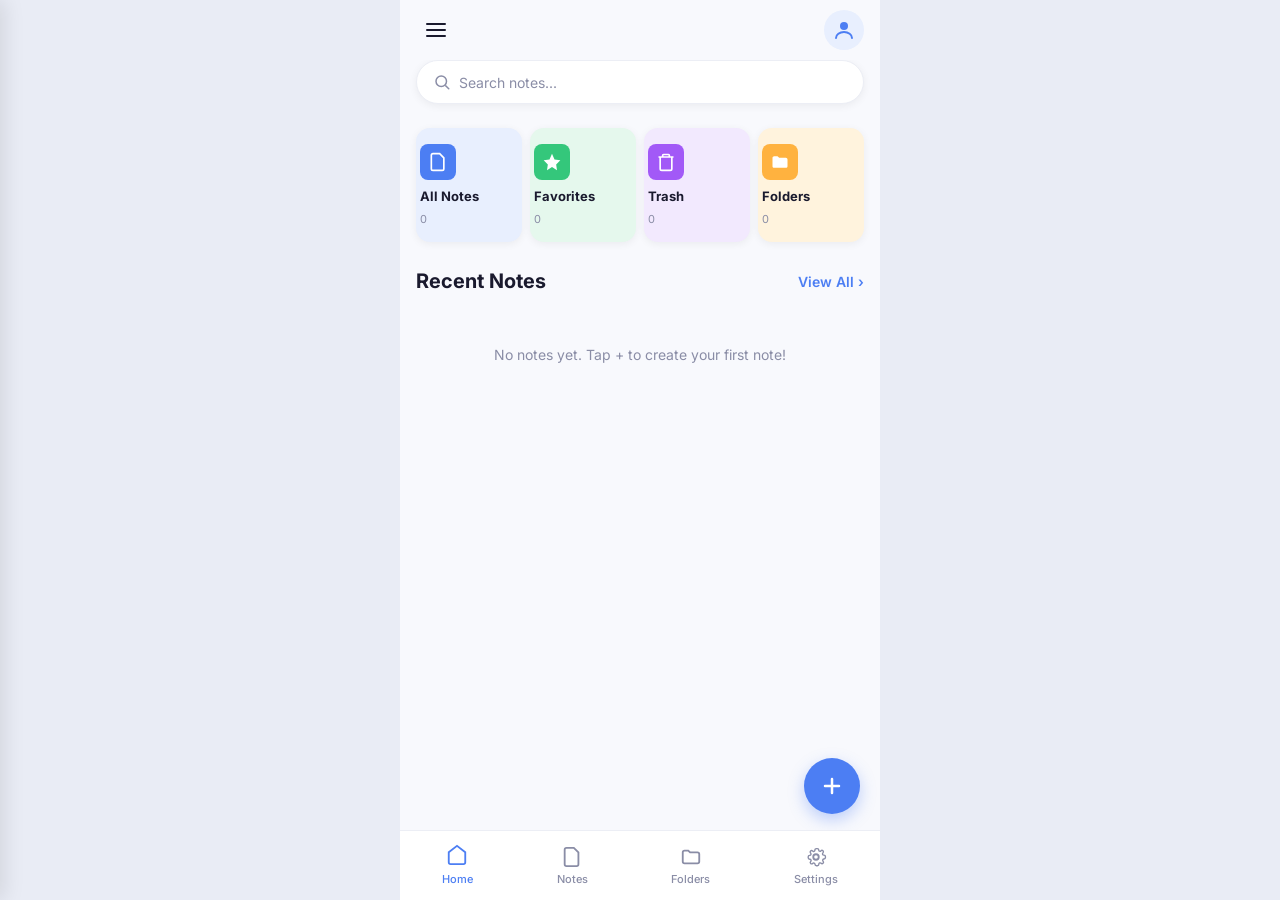
<file: index.html>
<!DOCTYPE html>
<html lang="en">
<head>
  <meta charset="UTF-8">
  <meta name="viewport" content="width=device-width, initial-scale=1.0, viewport-fit=cover">
  <title>Note App</title>

  <!-- PWA -->
  <link rel="manifest" href="manifest.json">
  <meta name="theme-color" content="#4C7EF3">
  <link rel="apple-touch-icon" sizes="180x180" href="assets/icons/apple-touch-icon.png">

  <meta name="mobile-web-app-capable" content="yes">
  <meta name="apple-mobile-web-app-capable" content="yes">
  <meta name="apple-mobile-web-app-status-bar-style" content="default">
  <meta name="apple-mobile-web-app-title" content="Note App">

  <!-- Styles -->
  <link rel="stylesheet" href="css/main.css">
  <script>
  if (localStorage.getItem('noteapp_theme') === 'dark') {
    document.documentElement.classList.add('dark-mode-preload');
  }
</script>

  <!-- Google Font -->
  <link rel="preconnect" href="https://fonts.googleapis.com">
  <link href="https://fonts.googleapis.com/css2?family=Inter:wght@400;600;700&display=swap" rel="stylesheet">
</head>
<body>

  <div class="app-container">

    <!-- ===== HEADER ===== -->
    <header class="app-header">
     <button class="icon-btn menu-btn" id="menuBtn" aria-label="Menu">
  <svg width="24" height="24" viewBox="0 0 24 24" fill="none">
    <path d="M3 6H21M3 12H21M3 18H21" stroke="currentColor" stroke-width="2" stroke-linecap="round"/>
  </svg>
</button>

      <button class="avatar-btn" id="avatarBtn" aria-label="Profile">
        <svg width="24" height="24" viewBox="0 0 24 24" fill="none">
          <circle cx="12" cy="8" r="4" fill="#4C7EF3"/>
          <path d="M4 20C4 16.6863 7.58172 14 12 14C16.4183 14 20 16.6863 20 20" stroke="#4C7EF3" stroke-width="2" stroke-linecap="round"/>
        </svg>
      </button>
    </header>

    <!-- ===== SIDE MENU DRAWER ===== -->
    <div class="drawer-overlay" id="drawerOverlay"></div>
    <aside class="side-drawer" id="sideDrawer">
      <div class="drawer-header">
        <div class="avatar-btn" style="width:48px;height:48px;">
          <svg width="28" height="28" viewBox="0 0 24 24" fill="none">
            <circle cx="12" cy="8" r="4" fill="#4C7EF3"/>
            <path d="M4 20C4 16.6863 7.58172 14 12 14C16.4183 14 20 16.6863 20 20" stroke="#4C7EF3" stroke-width="2" stroke-linecap="round"/>
          </svg>
        </div>
        <h3>NOTE</h3>
       
      </div>

      <nav class="drawer-nav">
        <button class="drawer-item active" data-page="home">🏠 Home</button>
        <button class="drawer-item" data-page="notes" data-filter="all">📝 All Notes</button>
        <button class="drawer-item" data-page="notes" data-filter="favorites">⭐ Favorites</button>
        <button class="drawer-item" data-page="notes" data-filter="trash">🗑️ Trash</button>
        <button class="drawer-item" data-page="folders">📁 Folders</button>
        <button class="drawer-item" data-page="settings">⚙️ Settings</button>
      </nav>

      <div class="drawer-footer">
        <p class="text-subtitle">Note App v1.0</p>
      </div>
    </aside>

    <!-- ===== MAIN CONTENT (scrollable) ===== -->
    <main class="app-main">

      <!-- ===== PAGE: HOME ===== -->
      <div class="page" id="page-home">

        <!-- Greeting -->
        <!--section class="greeting-section">
          <p class="text-greeting">Good Morning,</p>
          <h1 class="text-username">Yosef <span class="wave">👋</span></h1>
          <p class="text-subtitle">Capture your thoughts, turn them into progress.</p>
        </section>

        <!-- Search Bar -->
        <section class="search-section">
          <div class="search-bar">
            <svg width="18" height="18" viewBox="0 0 24 24" fill="none">
              <circle cx="11" cy="11" r="7" stroke="#8A8DA6" stroke-width="2"/>
              <path d="M21 21L17 17" stroke="#8A8DA6" stroke-width="2" stroke-linecap="round"/>
            </svg>
            <input type="text" id="searchInput" placeholder="Search notes..." />
          </div>
        </section>

        <!-- Quick Action Cards -->
        <section class="quick-actions">
          <button class="action-card" data-filter="all">
            <div class="action-icon icon-blue">
              <svg width="20" height="20" viewBox="0 0 24 24" fill="none">
                <path d="M6 2H14L19 7V20C19 21.1 18.1 22 17 22H6C4.9 22 4 21.1 4 20V4C4 2.9 4.9 2 6 2Z" stroke="white" stroke-width="2" fill="none"/>
              </svg>
            </div>
            <span class="card-title">All Notes</span>
            <span class="card-count" id="countAll">0</span>
          </button>

          <button class="action-card" data-filter="favorites">
            <div class="action-icon icon-green">
              <svg width="20" height="20" viewBox="0 0 24 24" fill="none">
                <path d="M12 2L15 9L22 10L17 15L18 22L12 18L6 22L7 15L2 10L9 9L12 2Z" fill="white"/>
              </svg>
            </div>
            <span class="card-title">Favorites</span>
            <span class="card-count" id="countFavorites">0</span>
          </button>

          <button class="action-card" data-filter="trash">
            <div class="action-icon icon-purple">
              <svg width="20" height="20" viewBox="0 0 24 24" fill="none">
                <path d="M3 6H21M8 6V4C8 3.4 8.4 3 9 3H15C15.6 3 16 3.4 16 4V6M19 6V20C19 21.1 18.1 22 17 22H7C5.9 22 5 21.1 5 20V6H19Z" stroke="white" stroke-width="2"/>
              </svg>
            </div>
            <span class="card-title">Trash</span>
            <span class="card-count" id="countTrash">0</span>
          </button>

          <button class="action-card" data-filter="folders">
            <div class="action-icon icon-yellow">
              <svg width="20" height="20" viewBox="0 0 24 24" fill="none">
                <path d="M3 7C3 5.9 3.9 5 5 5H9L11 7H19C20.1 7 21 7.9 21 9V17C21 18.1 20.1 19 19 19H5C3.9 19 3 18.1 3 17V7Z" fill="white"/>
              </svg>
            </div>
            <span class="card-title">Folders</span>
            <span class="card-count" id="countFolders">0</span>
          </button>
        </section>

        <!-- Recent Notes -->
        <section class="recent-notes-section">
          <div class="section-header">
            <h2 class="text-section-title">Recent Notes</h2>
            <a href="#" class="text-link" id="viewAllBtn">View All ›</a>
          </div>

          <div class="notes-list" id="notesList">
            <p class="empty-state" id="emptyState" style="display:none;">
              No notes yet. Tap + to create your first note!
            </p>
          </div>
        </section>

      </div>
      <!-- ===== END PAGE: HOME ===== -->


      <!-- ===== PAGE: NOTES (full list) ===== -->
      <div class="page" id="page-notes" style="display:none;">
        <section class="page-header-section">
          <button class="back-btn" id="backToFoldersBtn" style="display:none;">← Back</button>
          <h1 class="text-section-title" id="notesPageTitle">All Notes</h1>
        </section>

        <section class="search-section">
          <div class="search-bar">
            <svg width="18" height="18" viewBox="0 0 24 24" fill="none">
  <circle cx="11" cy="11" r="7" stroke="currentColor" stroke-width="2"/>
  <path d="M21 21L17 17" stroke="currentColor" stroke-width="2" stroke-linecap="round"/>
</svg>
            <input type="text" id="searchInputNotes" placeholder="Search notes..." />
          </div>
        </section>

        <section class="notes-filter-tabs" id="notesFilterTabs">
          <button class="filter-tab active" data-filter="all">All</button>
          <button class="filter-tab" data-filter="favorites">Favorites</button>
          <button class="filter-tab" data-filter="trash">Trash</button>
        </section>

        <section class="recent-notes-section">
          <div class="notes-list" id="notesListFull">
            <p class="empty-state" id="emptyStateFull" style="display:none;">
              No notes found.
            </p>
          </div>
        </section>
      </div>
      <!-- ===== END PAGE: NOTES ===== -->


      <!-- ===== PAGE: FOLDERS ===== -->
      <div class="page" id="page-folders" style="display:none;">
        <section class="page-header-section">
          <h1 class="text-section-title">Folders</h1>
        </section>
        <section class="folders-grid" id="foldersGrid">
          <p class="empty-state">No folders yet. Create one to organize your notes!</p>
        </section>
        <button class="btn-create-folder" id="createFolderBtn">+ New Folder</button>
      </div>
      <!-- ===== END PAGE: FOLDERS ===== -->


      <!-- ===== PAGE: SETTINGS ===== -->
      <div class="page" id="page-settings" style="display:none;">
        <section class="page-header-section">
          <h1 class="text-section-title">Settings</h1>
        </section>

        <section class="settings-list">
                    <div class="settings-item">
            <span>🌙 Dark Mode</span>
            <label class="toggle-switch">
              <input type="checkbox" id="darkModeToggle">
              <span class="toggle-slider"></span>
            </label>
          </div>
          <div class="settings-item">
            <span>📄 Export as PDF</span>
            <button class="settings-action-btn" id="exportPdfBtn">Export</button>
          </div>
<div class="settings-item">
  <span>📝 Export as DOC</span>
  <button class="settings-action-btn" id="exportDocBtn">Export</button>
</div>
          <div class="settings-item">
            <span>🗑️ Clear All Data</span>
            <button class="settings-action-btn danger" id="clearDataBtn">Clear</button>
          </div>
          <div class="settings-item">
            <span>ℹ️ About</span>
            <span class="settings-value">Note App v1.0</span>
          </div>
        </section>
      </div>
      <!-- ===== END PAGE: SETTINGS ===== -->

    </main>

    <!-- ===== FLOATING ACTION BUTTON ===== -->
    <button class="fab-btn" id="fabAddNote" aria-label="Add Note">
      <svg width="24" height="24" viewBox="0 0 24 24" fill="none">
        <path d="M12 5V19M5 12H19" stroke="white" stroke-width="2.5" stroke-linecap="round"/>
      </svg>
    </button>

    <!-- ===== BOTTOM NAVIGATION ===== -->
    <nav class="bottom-nav">
      <button class="nav-item active" data-page="home">
        <svg width="22" height="22" viewBox="0 0 24 24" fill="none">
          <path d="M3 9L12 2L21 9V20C21 21.1 20.1 22 19 22H5C3.9 22 3 21.1 3 20V9Z" stroke="currentColor" stroke-width="2"/>
        </svg>
        <span>Home</span>
      </button>

      <button class="nav-item" data-page="notes">
        <svg width="22" height="22" viewBox="0 0 24 24" fill="none">
          <path d="M6 2H14L19 7V20C19 21.1 18.1 22 17 22H6C4.9 22 4 21.1 4 20V4C4 2.9 4.9 2 6 2Z" stroke="currentColor" stroke-width="2"/>
        </svg>
        <span>Notes</span>
      </button>

      <button class="nav-item" data-page="folders">
        <svg width="22" height="22" viewBox="0 0 24 24" fill="none">
          <path d="M3 7C3 5.9 3.9 5 5 5H9L11 7H19C20.1 7 21 7.9 21 9V17C21 18.1 20.1 19 19 19H5C3.9 19 3 18.1 3 17V7Z" stroke="currentColor" stroke-width="2"/>
        </svg>
        <span>Folders</span>
      </button>

      <button class="nav-item" data-page="settings">
        <svg width="22" height="22" viewBox="0 0 24 24" fill="none">
          <circle cx="12" cy="12" r="3" stroke="currentColor" stroke-width="2"/>
          <path d="M19.4 15C19.2 15.5 19.3 16.1 19.6 16.5L19.7 16.6C20.3 17.2 20.3 18.2 19.7 18.8C19.1 19.4 18.1 19.4 17.5 18.8L17.4 18.7C17 18.4 16.4 18.3 15.9 18.5C15.4 18.7 15.1 19.2 15.1 19.7V20C15.1 20.9 14.4 21.6 13.5 21.6H12.5C11.6 21.6 10.9 20.9 10.9 20V19.9C10.9 19.3 10.5 18.8 10 18.6C9.5 18.4 8.9 18.5 8.5 18.9L8.4 19C7.8 19.6 6.8 19.6 6.2 19C5.6 18.4 5.6 17.4 6.2 16.8L6.3 16.7C6.7 16.3 6.8 15.7 6.6 15.2C6.4 14.7 5.9 14.4 5.4 14.4H5.1C4.2 14.4 3.5 13.7 3.5 12.8V11.8C3.5 10.9 4.2 10.2 5.1 10.2H5.2C5.8 10.2 6.3 9.8 6.5 9.3C6.7 8.8 6.6 8.2 6.2 7.8L6.1 7.7C5.5 7.1 5.5 6.1 6.1 5.5C6.7 4.9 7.7 4.9 8.3 5.5L8.4 5.6C8.8 6 9.4 6.1 9.9 5.9H10C10.5 5.7 10.8 5.2 10.8 4.7V4.4C10.8 3.5 11.5 2.8 12.4 2.8H13.4C14.3 2.8 15 3.5 15 4.4V4.5C15 5 15.3 5.5 15.8 5.7C16.3 5.9 16.9 5.8 17.3 5.4L17.4 5.3C18 4.7 19 4.7 19.6 5.3C20.2 5.9 20.2 6.9 19.6 7.5L19.5 7.6C19.1 8 19 8.6 19.2 9.1V9.2C19.4 9.7 19.9 10 20.4 10H20.7C21.6 10 22.3 10.7 22.3 11.6V12.6C22.3 13.5 21.6 14.2 20.7 14.2H20.6C20.1 14.2 19.6 14.5 19.4 15Z" stroke="currentColor" stroke-width="1.5"/>
        </svg>
        <span>Settings</span>
      </button>
    </nav>

  </div>
    <!-- ===== CUSTOM CONFIRM DIALOG ===== -->
  <div class="confirm-overlay" id="confirmOverlay">
    <div class="confirm-box">
      <h3 class="confirm-title" id="confirmTitle">Are you sure?</h3>
      <p class="confirm-message" id="confirmMessage">This action cannot be undone.</p>
      <div class="confirm-actions">
        <button class="confirm-btn confirm-btn-cancel" id="confirmCancelBtn">Cancel</button>
        <button class="confirm-btn confirm-btn-danger" id="confirmOkBtn">Confirm</button>
      </div>
    </div>
  </div>

  <!-- ===== PROMPT DIALOG (for Folder name, etc.) ===== -->
  <div class="confirm-overlay" id="promptOverlay">
    <div class="confirm-box">
      <h3 class="confirm-title" id="promptTitle">Enter a name</h3>
      <input type="text" class="prompt-input" id="promptInput" placeholder="Folder name">
      <div class="confirm-actions">
        <button class="confirm-btn confirm-btn-cancel" id="promptCancelBtn">Cancel</button>
        <button class="confirm-btn confirm-btn-primary" id="promptOkBtn">Create</button>
      </div>
    </div>
  </div>

  <!-- ===== ADD NOTES TO FOLDER CHECKLIST ===== -->
  <div class="confirm-overlay" id="noteChecklistOverlay">
    <div class="confirm-box checklist-box">
      <h3 class="confirm-title">Add Notes to Folder</h3>
      <div class="checklist-list" id="checklistList"></div>
      <div class="confirm-actions">
        <button class="confirm-btn confirm-btn-cancel" id="checklistCancelBtn">Cancel</button>
        <button class="confirm-btn confirm-btn-primary" id="checklistSaveBtn">Save</button>
      </div>
    </div>
  </div>

  <!-- ===== TOAST NOTIFICATION ===== -->
  <div class="toast" id="toast"></div>

  <!-- ===== ADD/EDIT NOTE MODAL ===== -->
  <div class="modal-overlay" id="noteModal">
    <div class="modal-sheet">
      <div class="modal-handle"></div>
      <input type="text" class="modal-title-input" id="noteTitleInput" placeholder="Note title" />
      <select class="modal-folder-select" id="noteFolderSelect">
        <option value="">No Folder</option>
      </select>
      <textarea class="modal-body-input" id="noteBodyInput" placeholder="Start writing..."></textarea>
      <div class="modal-actions">
        <button class="modal-btn modal-btn-cancel" id="modalCancelBtn">Cancel</button>
        <button class="modal-btn modal-btn-save" id="modalSaveBtn">Save</button>
      </div>
    </div>
  </div>

  <!-- Scripts (order matters) -->
  <script src="js/utils/generateId.js"></script>
  <script src="js/utils/dateFormat.js"></script>
  <script src="js/utils/dialogs.js"></script>
  <script src="js/modules/storage.js"></script>
  <script src="js/modules/notes.js"></script>
<script src="js/modules/folders.js"></script>
  <script src="js/modules/render.js"></script>
 <script src="js/modules/theme.js"></script>
<script src="js/modules/export.js"></script>
  <script src="js/modules/navigation.js"></script>
  <script src="js/modules/search.js"></script>
  <script src="js/pwa/registerSW.js"></script>
  <script src="js/pwa/installPrompt.js"></script>
  <script src="js/app.js"></script>

</body>
</html>
</file>
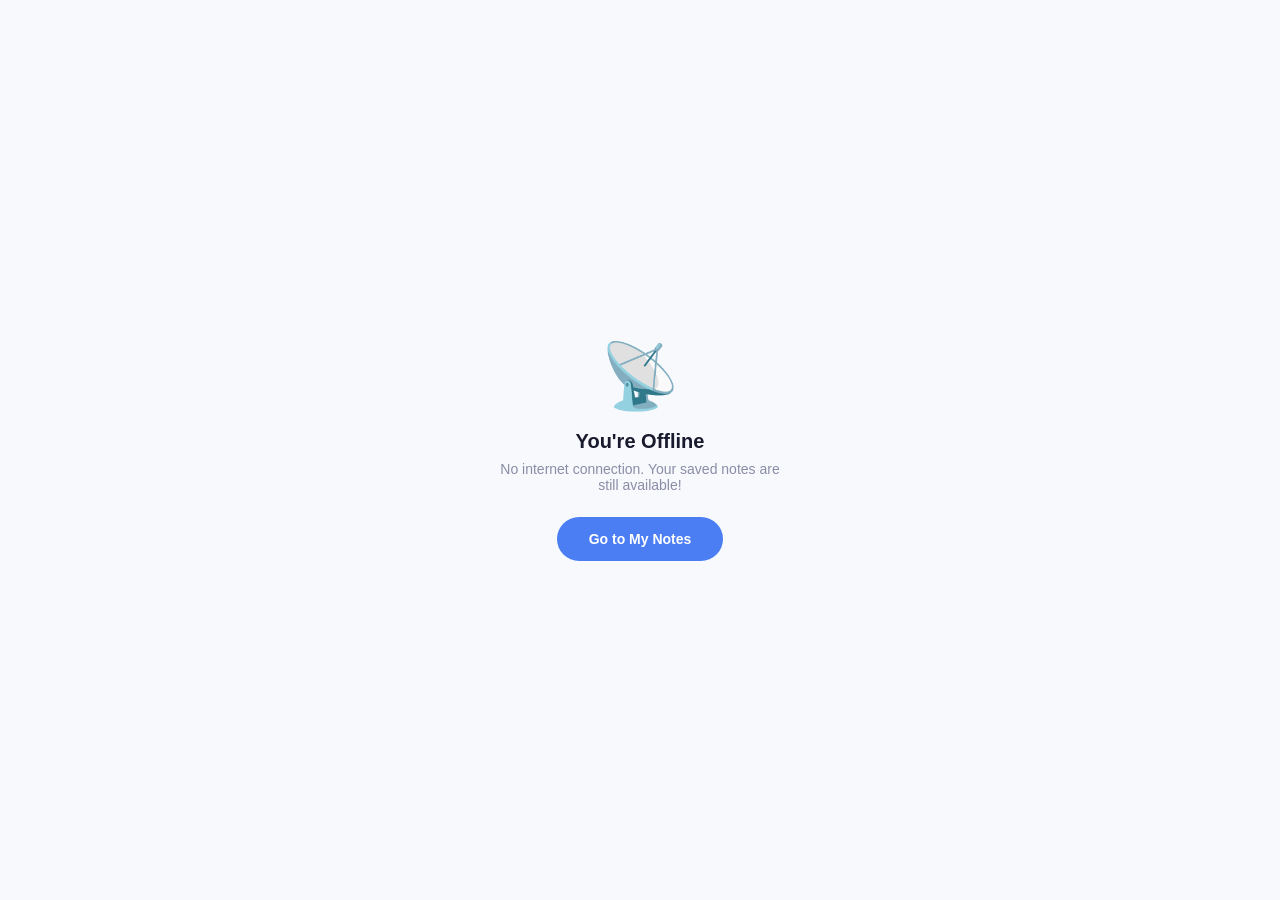
<file: offline.html>
<!DOCTYPE html>
<html lang="en">
<head>
  <meta charset="UTF-8">
  <meta name="viewport" content="width=device-width, initial-scale=1.0">
  <title>You're Offline — Note App</title>
  <style>
    * { margin: 0; padding: 0; box-sizing: border-box; }
    body {
      font-family: -apple-system, sans-serif;
      background: #F8F9FD;
      height: 100vh;
      display: flex;
      flex-direction: column;
      align-items: center;
      justify-content: center;
      text-align: center;
      padding: 24px;
    }
    .icon { font-size: 64px; margin-bottom: 16px; }
    h1 { color: #1A1A2E; font-size: 20px; margin-bottom: 8px; }
    p { color: #8A8DA6; font-size: 14px; max-width: 280px; }
    button {
      margin-top: 24px;
      background: #4C7EF3;
      color: white;
      border: none;
      padding: 14px 32px;
      border-radius: 999px;
      font-weight: 600;
      font-size: 14px;
    }
  </style>
</head>
<body>
  <div class="icon">📡</div>
  <h1>You're Offline</h1>
  <p>No internet connection. Your saved notes are still available!</p>
  <button onclick="location.href='/index.html'">Go to My Notes</button>
</body>
</html>
</file>
<file: css/main.css>
/* ==========================================================================
   MAIN CSS — Entry point
   This file imports all other CSS files in the correct order.
   Never write actual styles here — just imports.
   ========================================================================== */

/* Base */
@import url('base/reset.css');
@import url('base/variables.css');
@import url('base/dark-theme.css');
@import url('base/typography.css');


/* Layout */
@import url('layout/container.css');
@import url('layout/header.css');
@import url('layout/drawer.css');
@import url('layout/pages.css');
@import url('layout/bottom-nav.css');

/* Components */
@import url('components/search-bar.css');
@import url('components/quick-actions.css');
@import url('components/note-card.css');
@import url('components/fab-button.css');
@import url('components/modal.css');
@import url('components/confirm-dialog.css');
@import url('components/toast.css');


@import url('print.css');
</file>
